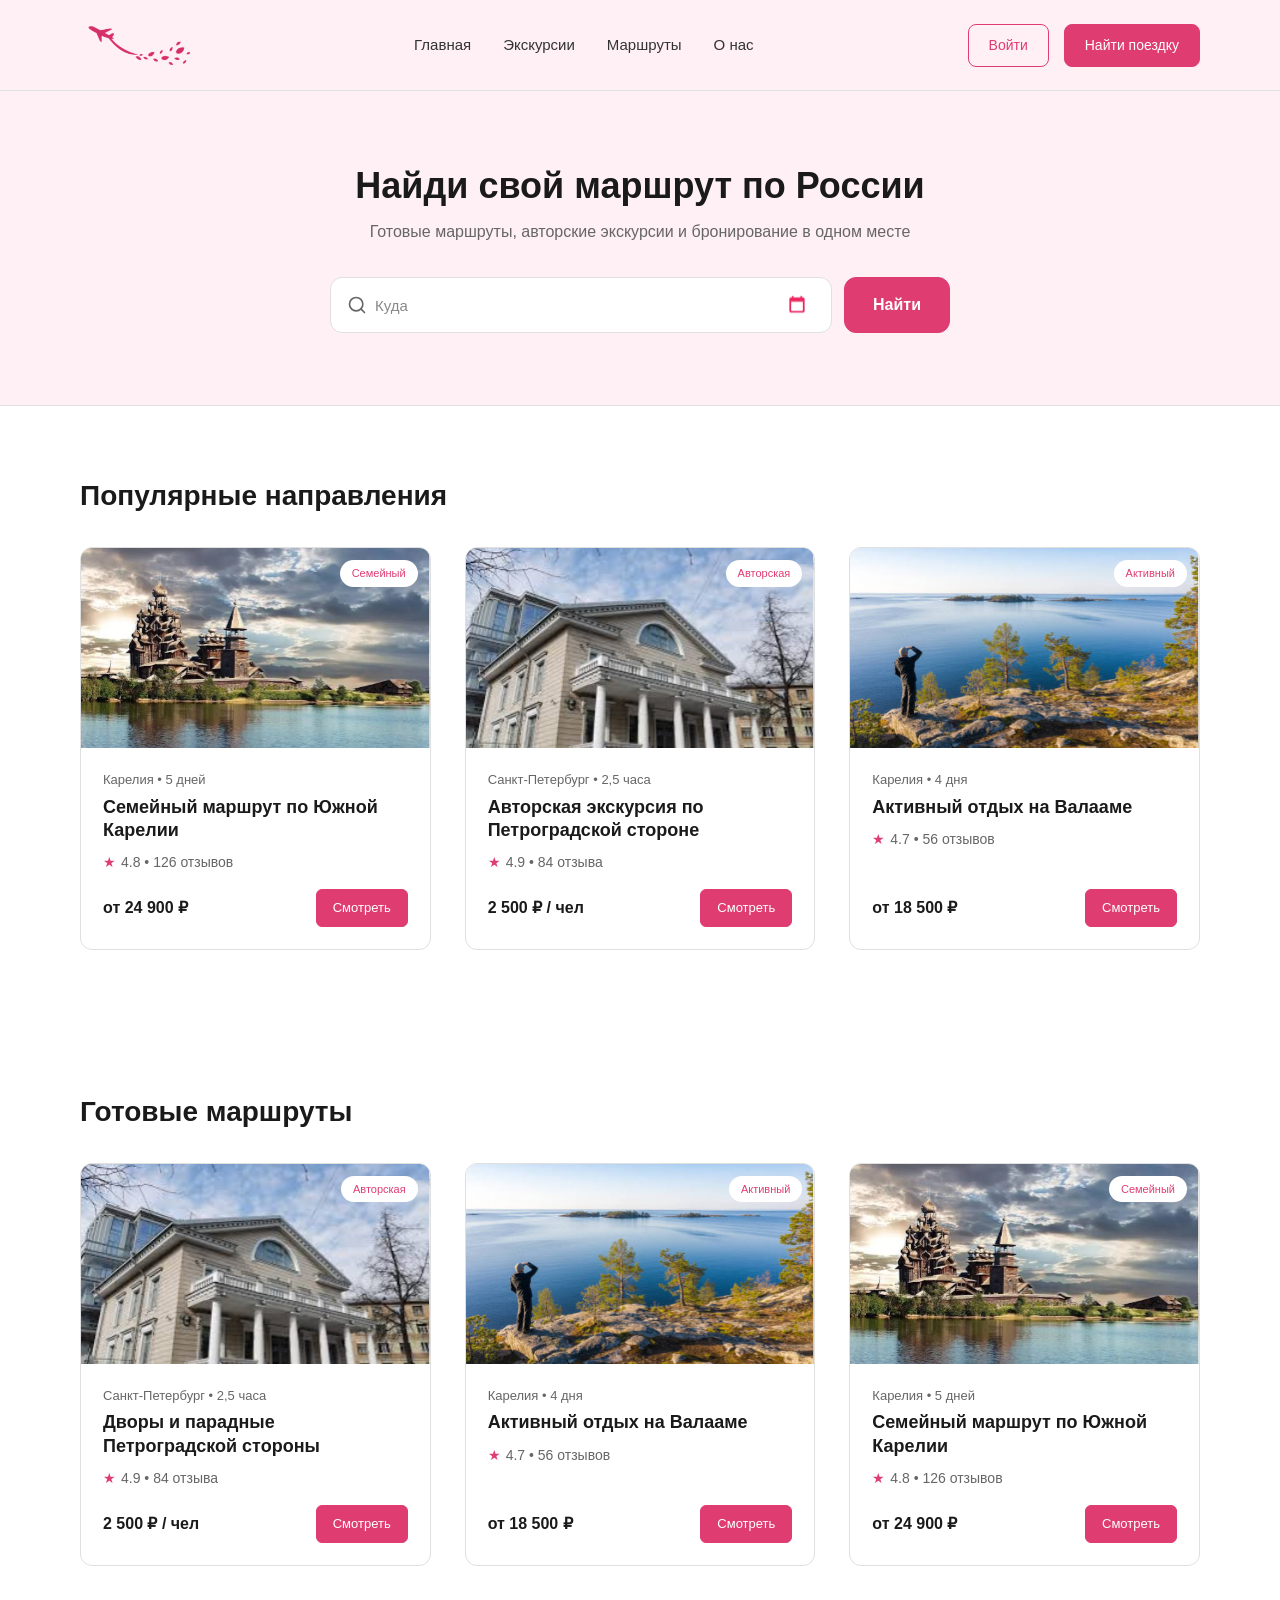
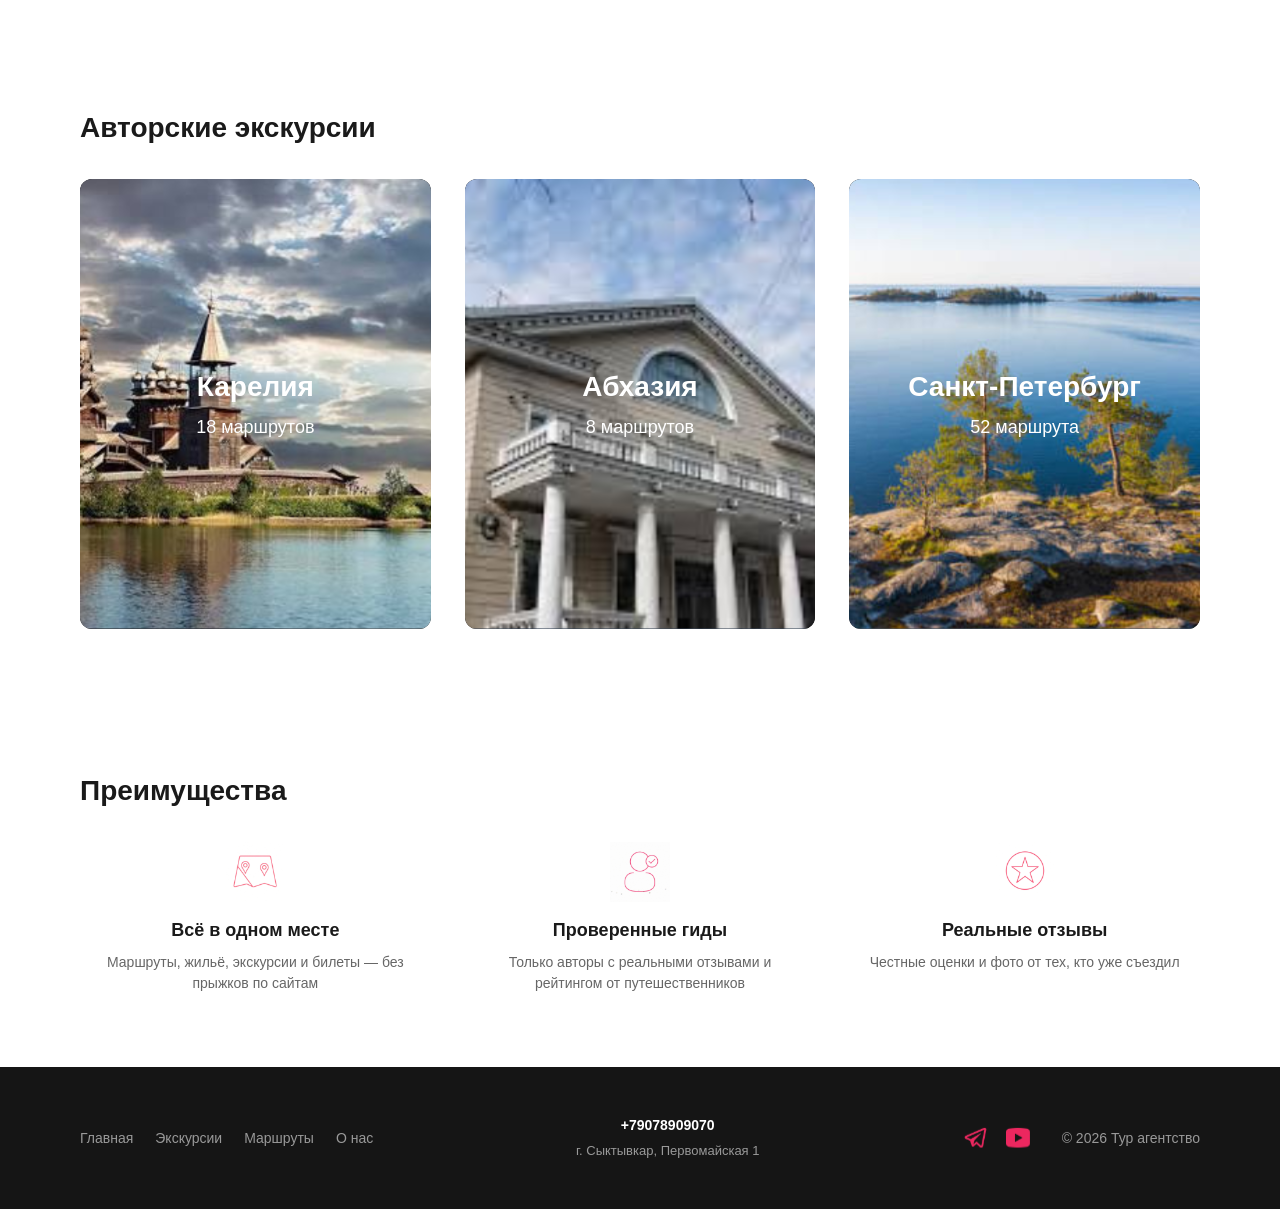
<file: index.html>
<!DOCTYPE html>
<html lang="ru">
<head>
    <meta charset="UTF-8">
    <meta name="viewport" content="width=device-width, initial-scale=1.0">
    <meta name="description" content="Тур агентство — готовые маршруты по России, авторские экскурсии и бронирование онлайн. Карелия, Алтай, Крым, Санкт-Петербург.">
    <meta name="theme-color" content="#df3d72">
    <title>Тур агентство — маршруты и экскурсии по России</title>
    <link rel="preload" as="image" href="./imgs/image 1.svg" fetchpriority="high">
    <link rel="stylesheet" href="./styles/style.css">
</head>
<body>
    <header class="header">
        <div class="container header-inner">
            <a href="index.html" class="logo" aria-label="Тур агентство — на главную">
                <img src="./imgs/Лого 2.svg" alt="Тур агентство" class="logo-img" width="120" height="60">
            </a>
            <nav class="nav" aria-label="Основная навигация">
                <a href="index.html" aria-current="page">Главная</a>
                <a href="not-ready.html">Экскурсии</a>
                <a href="routes.html">Маршруты</a>
                <a href="contacts.html">О нас</a>
            </nav>
            <div class="auth-buttons">
                <a href="login.html" class="btn btn-outline">Войти</a>
                <a href="routes.html" class="btn btn-primary">Найти поездку</a>
            </div>
        </div>
    </header>

    <main>
        <section class="hero">
            <div class="container">
                <h1>Найди свой маршрут по России</h1>
                <p>Готовые маршруты, авторские экскурсии и бронирование в одном месте</p>
                <form class="search-bar" action="routes.html" method="get" role="search">
                    <div class="search-input-wrapper">
                        <svg class="search-icon" width="20" height="20" viewBox="0 0 24 24" fill="none" stroke="currentColor" stroke-width="2" stroke-linecap="round" stroke-linejoin="round" aria-hidden="true"><circle cx="11" cy="11" r="8"></circle><line x1="21" y1="21" x2="16.65" y2="16.65"></line></svg>
                        <input type="text" name="q" placeholder="Куда" aria-label="Куда поедем">
                        <img src="./imgs/Calendar.svg" alt="" class="calendar-icon" width="28" height="28" aria-hidden="true">
                    </div>
                    <button type="submit" class="btn btn-primary btn-large">Найти</button>
                </form>
            </div>
        </section>

        <section class="section container" aria-labelledby="popular-title">
            <h2 class="section-title" id="popular-title">Популярные направления</h2>
            <div class="grid-3">
                <article class="card">
                    <div class="card-img-wrapper">
                        <img src="./imgs/image 1.svg" alt="Семейный маршрут по Южной Карелии" class="card-img" width="400" height="250" fetchpriority="high" decoding="async">
                        <span class="card-tag">Семейный</span>
                    </div>
                    <div class="card-body">
                        <p class="card-meta">Карелия • 5 дней</p>
                        <h3 class="card-title">Семейный маршрут по Южной Карелии</h3>
                        <p class="card-rating"><span aria-hidden="true">★</span> 4.8 • 126 отзывов</p>
                        <div class="card-footer">
                            <span class="card-price">от 24 900 ₽</span>
                            <a href="route-details.html" class="btn btn-primary btn-small">Смотреть</a>
                        </div>
                    </div>
                </article>

                <article class="card">
                    <div class="card-img-wrapper">
                        <img src="./imgs/image 1(1).svg" alt="Авторская экскурсия по Петроградской стороне" class="card-img" width="400" height="250" loading="lazy" decoding="async">
                        <span class="card-tag">Авторская</span>
                    </div>
                    <div class="card-body">
                        <p class="card-meta">Санкт-Петербург • 2,5 часа</p>
                        <h3 class="card-title">Авторская экскурсия по Петроградской стороне</h3>
                        <p class="card-rating"><span aria-hidden="true">★</span> 4.9 • 84 отзыва</p>
                        <div class="card-footer">
                            <span class="card-price">2 500 ₽ / чел</span>
                            <a href="route-details.html" class="btn btn-primary btn-small">Смотреть</a>
                        </div>
                    </div>
                </article>

                <article class="card">
                    <div class="card-img-wrapper">
                        <img src="./imgs/image 1(2).svg" alt="Активный отдых на Валааме" class="card-img" width="400" height="250" loading="lazy" decoding="async">
                        <span class="card-tag">Активный</span>
                    </div>
                    <div class="card-body">
                        <p class="card-meta">Карелия • 4 дня</p>
                        <h3 class="card-title">Активный отдых на Валааме</h3>
                        <p class="card-rating"><span aria-hidden="true">★</span> 4.7 • 56 отзывов</p>
                        <div class="card-footer">
                            <span class="card-price">от 18 500 ₽</span>
                            <a href="route-details.html" class="btn btn-primary btn-small">Смотреть</a>
                        </div>
                    </div>
                </article>
            </div>
        </section>

        <section class="section container" aria-labelledby="ready-title">
            <h2 class="section-title" id="ready-title">Готовые маршруты</h2>
            <div class="grid-3">
                <article class="card">
                    <div class="card-img-wrapper">
                        <img src="./imgs/image 1(1).svg" alt="Дворы и парадные Петроградской стороны" class="card-img" width="400" height="250" loading="lazy" decoding="async">
                        <span class="card-tag">Авторская</span>
                    </div>
                    <div class="card-body">
                        <p class="card-meta">Санкт-Петербург • 2,5 часа</p>
                        <h3 class="card-title">Дворы и парадные Петроградской стороны</h3>
                        <p class="card-rating"><span aria-hidden="true">★</span> 4.9 • 84 отзыва</p>
                        <div class="card-footer">
                            <span class="card-price">2 500 ₽ / чел</span>
                            <a href="route-details.html" class="btn btn-primary btn-small">Смотреть</a>
                        </div>
                    </div>
                </article>

                <article class="card">
                    <div class="card-img-wrapper">
                        <img src="./imgs/image 1(2).svg" alt="Активный отдых на Валааме" class="card-img" width="400" height="250" loading="lazy" decoding="async">
                        <span class="card-tag">Активный</span>
                    </div>
                    <div class="card-body">
                        <p class="card-meta">Карелия • 4 дня</p>
                        <h3 class="card-title">Активный отдых на Валааме</h3>
                        <p class="card-rating"><span aria-hidden="true">★</span> 4.7 • 56 отзывов</p>
                        <div class="card-footer">
                            <span class="card-price">от 18 500 ₽</span>
                            <a href="route-details.html" class="btn btn-primary btn-small">Смотреть</a>
                        </div>
                    </div>
                </article>

                <article class="card">
                    <div class="card-img-wrapper">
                        <img src="./imgs/image 1.svg" alt="Семейный маршрут по Южной Карелии" class="card-img" width="400" height="250" loading="lazy" decoding="async">
                        <span class="card-tag">Семейный</span>
                    </div>
                    <div class="card-body">
                        <p class="card-meta">Карелия • 5 дней</p>
                        <h3 class="card-title">Семейный маршрут по Южной Карелии</h3>
                        <p class="card-rating"><span aria-hidden="true">★</span> 4.8 • 126 отзывов</p>
                        <div class="card-footer">
                            <span class="card-price">от 24 900 ₽</span>
                            <a href="route-details.html" class="btn btn-primary btn-small">Смотреть</a>
                        </div>
                    </div>
                </article>
            </div>
        </section>

        <section class="section container" aria-labelledby="author-title">
            <h2 class="section-title" id="author-title">Авторские экскурсии</h2>
            <div class="grid-3">
                <a href="routes.html" class="overlay-card">
                    <img src="./imgs/image 1.svg" alt="" width="400" height="450" loading="lazy" decoding="async">
                    <div class="overlay-text">
                        <h3>Карелия</h3>
                        <p>18 маршрутов</p>
                    </div>
                </a>
                <a href="routes.html" class="overlay-card">
                    <img src="./imgs/image 1(1).svg" alt="" width="400" height="450" loading="lazy" decoding="async">
                    <div class="overlay-text">
                        <h3>Абхазия</h3>
                        <p>8 маршрутов</p>
                    </div>
                </a>
                <a href="routes.html" class="overlay-card">
                    <img src="./imgs/image 1(2).svg" alt="" width="400" height="450" loading="lazy" decoding="async">
                    <div class="overlay-text">
                        <h3>Санкт-Петербург</h3>
                        <p>52 маршрута</p>
                    </div>
                </a>
            </div>
        </section>

        <section class="section container" aria-labelledby="features-title">
            <h2 class="section-title" id="features-title">Преимущества</h2>
            <div class="features">
                <div class="feature-item">
                    <img src="./imgs/wdB8N 1.svg" alt="" class="feature-icon" width="60" height="60" loading="lazy" decoding="async" aria-hidden="true">
                    <h3>Всё в одном месте</h3>
                    <p class="feature-text">Маршруты, жильё, экскурсии и билеты — без прыжков по сайтам</p>
                </div>
                <div class="feature-item">
                    <img src="./imgs/WhKAP 1.svg" alt="" class="feature-icon" width="60" height="60" loading="lazy" decoding="async" aria-hidden="true">
                    <h3>Проверенные гиды</h3>
                    <p class="feature-text">Только авторы с реальными отзывами и рейтингом от путешественников</p>
                </div>
                <div class="feature-item">
                    <img src="./imgs/KbwGD 1.svg" alt="" class="feature-icon" width="60" height="60" loading="lazy" decoding="async" aria-hidden="true">
                    <h3>Реальные отзывы</h3>
                    <p class="feature-text">Честные оценки и фото от тех, кто уже съездил</p>
                </div>
            </div>
        </section>
    </main>

    <footer class="footer">
        <div class="container">
            <div class="footer-inner">
                <nav class="footer-nav" aria-label="Навигация в подвале">
                    <a href="index.html">Главная</a>
                    <a href="not-ready.html">Экскурсии</a>
                    <a href="routes.html">Маршруты</a>
                    <a href="contacts.html">О нас</a>
                </nav>
                <div class="footer-info">
                    <strong>+79078909070</strong>
                    <span>г. Сыктывкар, Первомайская 1</span>
                </div>
                <div class="footer-contacts">
                    <div class="footer-social">
                        <a href="https://t.me" target="_blank" rel="noopener noreferrer" aria-label="Telegram">
                            <img src="./imgs/Telegram App.svg" alt="Telegram" width="32" height="32" loading="lazy" decoding="async">
                        </a>
                        <a href="https://youtube.com" target="_blank" rel="noopener noreferrer" aria-label="YouTube">
                            <img src="./imgs/YouTube.svg" alt="YouTube" width="32" height="32" loading="lazy" decoding="async">
                        </a>
                    </div>
                    <p class="footer-copyright">© 2026 Тур агентство</p>
                </div>
            </div>
        </div>
    </footer>
</body>
</html>
</file>
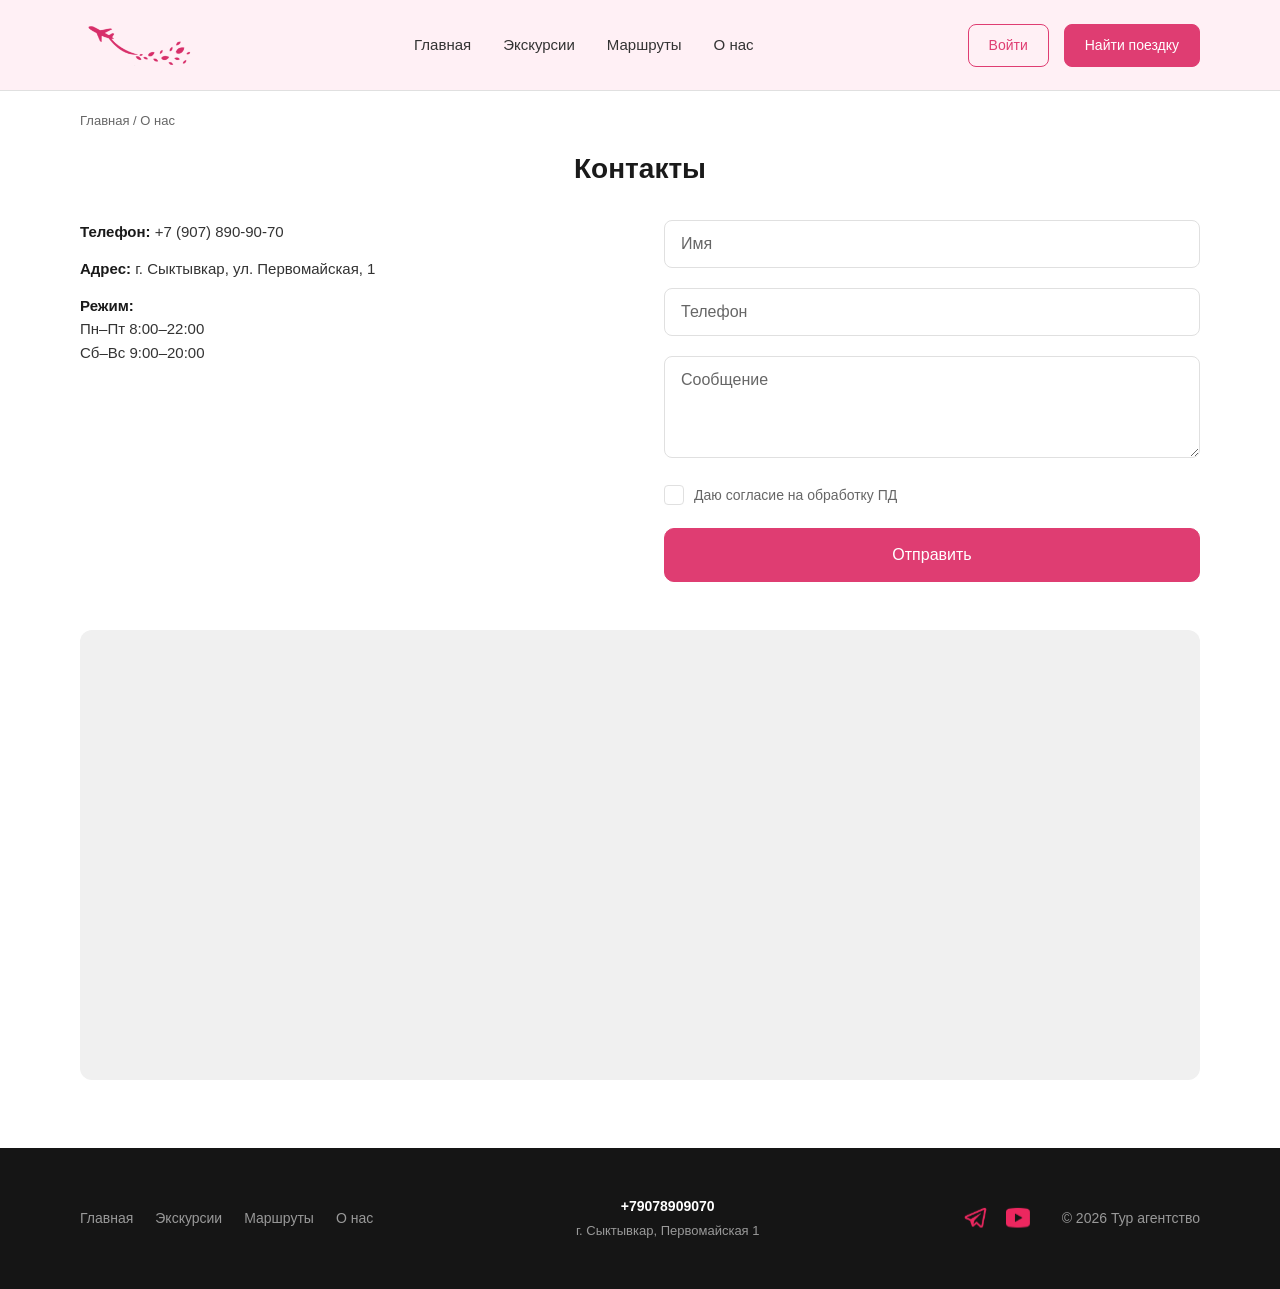
<file: contacts.html>
<!DOCTYPE html>
<html lang="ru">
<head>
    <meta charset="UTF-8">
    <meta name="viewport" content="width=device-width, initial-scale=1.0">
    <meta name="description" content="Контакты тур агентства: телефон, адрес, форма обратной связи и карта. Сыктывкар, ул. Первомайская, 1.">
    <meta name="theme-color" content="#df3d72">
    <title>Контакты — Тур агентство</title>
    <link rel="preconnect" href="https://www.google.com">
    <link rel="stylesheet" href="./styles/style.css">
</head>
<body>
    <header class="header">
        <div class="container header-inner">
            <a href="index.html" class="logo" aria-label="Тур агентство — на главную">
                <img src="./imgs/Лого 2.svg" alt="Тур агентство" class="logo-img" width="120" height="60">
            </a>
            <nav class="nav" aria-label="Основная навигация">
                <a href="index.html">Главная</a>
                <a href="not-ready.html">Экскурсии</a>
                <a href="routes.html">Маршруты</a>
                <a href="contacts.html" aria-current="page">О нас</a>
            </nav>
            <div class="auth-buttons">
                <a href="login.html" class="btn btn-outline">Войти</a>
                <a href="routes.html" class="btn btn-primary">Найти поездку</a>
            </div>
        </div>
    </header>

    <main class="container">
        <nav class="breadcrumbs" aria-label="Хлебные крошки">
            <a href="index.html">Главная</a> / О нас
        </nav>

        <h1 class="section-title section-title--center">Контакты</h1>

        <div class="contacts-grid">
            <div class="contact-info">
                <p><strong>Телефон:</strong> +7 (907) 890-90-70</p>
                <p><strong>Адрес:</strong> г. Сыктывкар, ул. Первомайская, 1</p>
                <p><strong>Режим:</strong><br>Пн–Пт 8:00–22:00<br>Сб–Вс 9:00–20:00</p>
            </div>
            <div>
                <form action="index.html" method="GET">
                    <div class="form-group">
                        <input type="text" name="name" class="form-control" placeholder="Имя" aria-label="Имя" autocomplete="name" required>
                    </div>
                    <div class="form-group">
                        <input type="tel" name="phone" class="form-control" placeholder="Телефон" aria-label="Телефон" autocomplete="tel" required>
                    </div>
                    <div class="form-group">
                        <textarea name="message" class="form-control" rows="4" placeholder="Сообщение" aria-label="Сообщение" required></textarea>
                    </div>
                    <div class="checkbox-group">
                        <input type="checkbox" id="agree" name="agree" required>
                        <label for="agree">Даю согласие на обработку ПД</label>
                    </div>
                    <button type="submit" class="btn btn-primary btn-large btn-block">Отправить</button>
                </form>
            </div>
        </div>

        <div class="map-placeholder">
            <iframe
                src="https://www.google.com/maps/embed?pb=!1m18!1m12!1m3!1d1893.1721280034644!2d50.82078317748097!3d61.67314552125576!2m3!1f0!2f0!3f0!3m2!1i1024!2i768!4f13.1!3m3!1m2!1s0x43f62b2d7759fdbf%3A0x91112cd67ca32d8e!2sGpou%20%22Stek%22!5e0!3m2!1sen!2sru!4v1791359950030!5m2!1sen!2sru"
                title="Карта расположения офиса"
                width="600" height="450"
                allowfullscreen loading="lazy"
                referrerpolicy="strict-origin-when-cross-origin"></iframe>
        </div>
    </main>

    <footer class="footer">
        <div class="container">
            <div class="footer-inner">
                <nav class="footer-nav" aria-label="Навигация в подвале">
                    <a href="index.html">Главная</a>
                    <a href="not-ready.html">Экскурсии</a>
                    <a href="routes.html">Маршруты</a>
                    <a href="contacts.html">О нас</a>
                </nav>
                <div class="footer-info">
                    <strong>+79078909070</strong>
                    <span>г. Сыктывкар, Первомайская 1</span>
                </div>
                <div class="footer-contacts">
                    <div class="footer-social">
                        <a href="https://t.me" target="_blank" rel="noopener noreferrer" aria-label="Telegram">
                            <img src="./imgs/Telegram App.svg" alt="Telegram" width="32" height="32" loading="lazy" decoding="async">
                        </a>
                        <a href="https://youtube.com" target="_blank" rel="noopener noreferrer" aria-label="YouTube">
                            <img src="./imgs/YouTube.svg" alt="YouTube" width="32" height="32" loading="lazy" decoding="async">
                        </a>
                    </div>
                    <p class="footer-copyright">© 2026 Тур агентство</p>
                </div>
            </div>
        </div>
    </footer>
</body>
</html>
</file>
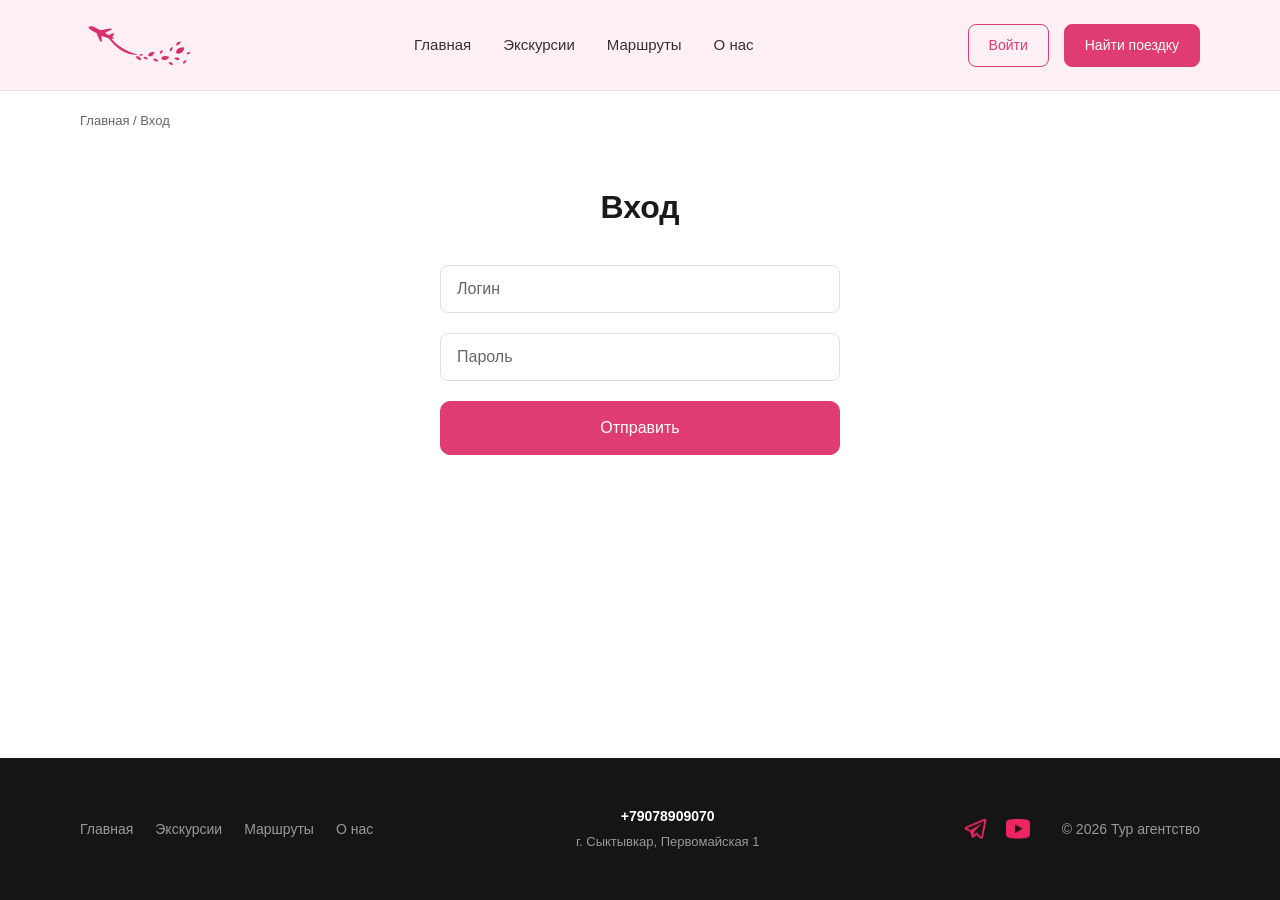
<file: login.html>
<!DOCTYPE html>
<html lang="ru">
<head>
    <meta charset="UTF-8">
    <meta name="viewport" content="width=device-width, initial-scale=1.0">
    <meta name="description" content="Вход в личный кабинет тур агентства. Авторизуйтесь, чтобы бронировать маршруты и управлять поездками.">
    <meta name="theme-color" content="#df3d72">
    <title>Вход — Тур агентство</title>
    <link rel="stylesheet" href="./styles/style.css">
</head>
<body>
    <header class="header">
        <div class="container header-inner">
            <a href="index.html" class="logo" aria-label="Тур агентство — на главную">
                <img src="./imgs/Лого 2.svg" alt="Тур агентство" class="logo-img" width="120" height="60">
            </a>
            <nav class="nav" aria-label="Основная навигация">
                <a href="index.html">Главная</a>
                <a href="not-ready.html">Экскурсии</a>
                <a href="routes.html">Маршруты</a>
                <a href="contacts.html">О нас</a>
            </nav>
            <div class="auth-buttons">
                <a href="login.html" class="btn btn-outline">Войти</a>
                <a href="routes.html" class="btn btn-primary">Найти поездку</a>
            </div>
        </div>
    </header>

    <main class="container">
        <nav class="breadcrumbs" aria-label="Хлебные крошки">
            <a href="index.html">Главная</a> / Вход
        </nav>

        <div class="form-container">
            <h1 class="form-title">Вход</h1>
            <form action="index.html" method="GET">
                <div class="form-group">
                    <input type="text" class="form-control" placeholder="Логин" aria-label="Логин" autocomplete="username" required>
                </div>
                <div class="form-group">
                    <input type="password" class="form-control" placeholder="Пароль" aria-label="Пароль" autocomplete="current-password" required>
                </div>
                <button type="submit" class="btn btn-primary btn-large btn-block">Отправить</button>
            </form>
        </div>
    </main>

    <footer class="footer">
        <div class="container">
            <div class="footer-inner">
                <nav class="footer-nav" aria-label="Навигация в подвале">
                    <a href="index.html">Главная</a>
                    <a href="not-ready.html">Экскурсии</a>
                    <a href="routes.html">Маршруты</a>
                    <a href="contacts.html">О нас</a>
                </nav>
                <div class="footer-info">
                    <strong>+79078909070</strong>
                    <span>г. Сыктывкар, Первомайская 1</span>
                </div>
                <div class="footer-contacts">
                    <div class="footer-social">
                        <a href="https://t.me" target="_blank" rel="noopener noreferrer" aria-label="Telegram">
                            <img src="./imgs/Telegram App.svg" alt="Telegram" width="32" height="32" loading="lazy" decoding="async">
                        </a>
                        <a href="https://youtube.com" target="_blank" rel="noopener noreferrer" aria-label="YouTube">
                            <img src="./imgs/YouTube.svg" alt="YouTube" width="32" height="32" loading="lazy" decoding="async">
                        </a>
                    </div>
                    <p class="footer-copyright">© 2026 Тур агентство</p>
                </div>
            </div>
        </div>
    </footer>
</body>
</html>
</file>
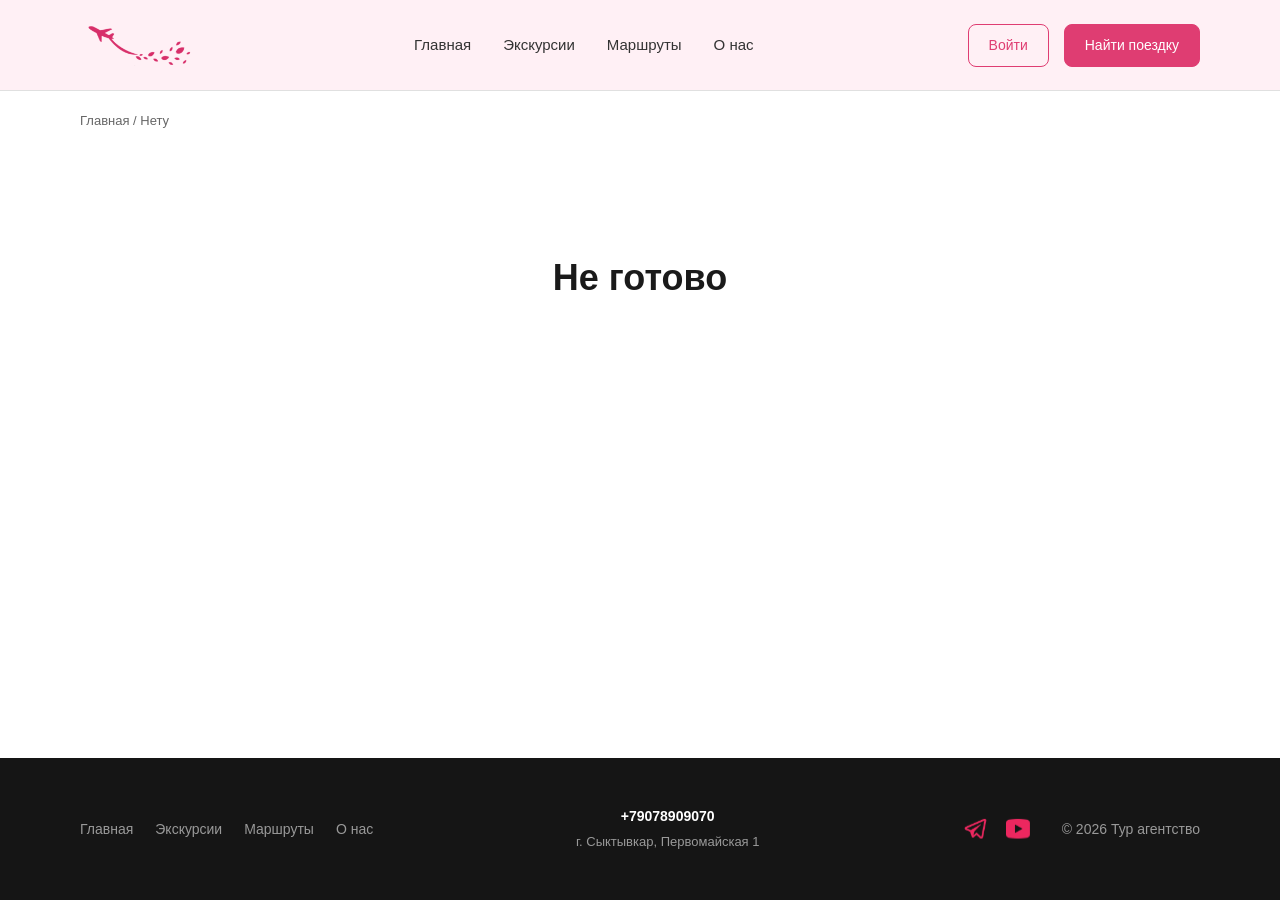
<file: not-ready.html>
<!DOCTYPE html>
<html lang="ru">
<head>
    <meta charset="UTF-8">
    <meta name="viewport" content="width=device-width, initial-scale=1.0">
    <meta name="description" content="Раздел находится в разработке.">
    <meta name="theme-color" content="#df3d72">
    <title>Не готово — Тур агентство</title>
    <link rel="stylesheet" href="./styles/style.css">
</head>
<body>
    <header class="header">
        <div class="container header-inner">
            <a href="index.html" class="logo" aria-label="Тур агентство — на главную">
                <img src="./imgs/Лого 2.svg" alt="Тур агентство" class="logo-img" width="120" height="60">
            </a>
            <nav class="nav" aria-label="Основная навигация">
                <a href="index.html">Главная</a>
                <a href="not-ready.html" aria-current="page">Экскурсии</a>
                <a href="routes.html">Маршруты</a>
                <a href="contacts.html">О нас</a>
            </nav>
            <div class="auth-buttons">
                <a href="login.html" class="btn btn-outline">Войти</a>
                <a href="routes.html" class="btn btn-primary">Найти поездку</a>
            </div>
        </div>
    </header>

    <main class="container">
        <nav class="breadcrumbs" aria-label="Хлебные крошки">
            <a href="index.html">Главная</a> / Нету
        </nav>
        <div class="not-ready">
            <h1>Не готово</h1>
        </div>
    </main>

    <footer class="footer">
        <div class="container">
            <div class="footer-inner">
                <nav class="footer-nav" aria-label="Навигация в подвале">
                    <a href="index.html">Главная</a>
                    <a href="not-ready.html">Экскурсии</a>
                    <a href="routes.html">Маршруты</a>
                    <a href="contacts.html">О нас</a>
                </nav>
                <div class="footer-info">
                    <strong>+79078909070</strong>
                    <span>г. Сыктывкар, Первомайская 1</span>
                </div>
                <div class="footer-contacts">
                    <div class="footer-social">
                        <a href="https://t.me" target="_blank" rel="noopener noreferrer" aria-label="Telegram">
                            <img src="./imgs/Telegram App.svg" alt="Telegram" width="32" height="32" loading="lazy" decoding="async">
                        </a>
                        <a href="https://youtube.com" target="_blank" rel="noopener noreferrer" aria-label="YouTube">
                            <img src="./imgs/YouTube.svg" alt="YouTube" width="32" height="32" loading="lazy" decoding="async">
                        </a>
                    </div>
                    <p class="footer-copyright">© 2026 Тур агентство</p>
                </div>
            </div>
        </div>
    </footer>
</body>
</html>
</file>
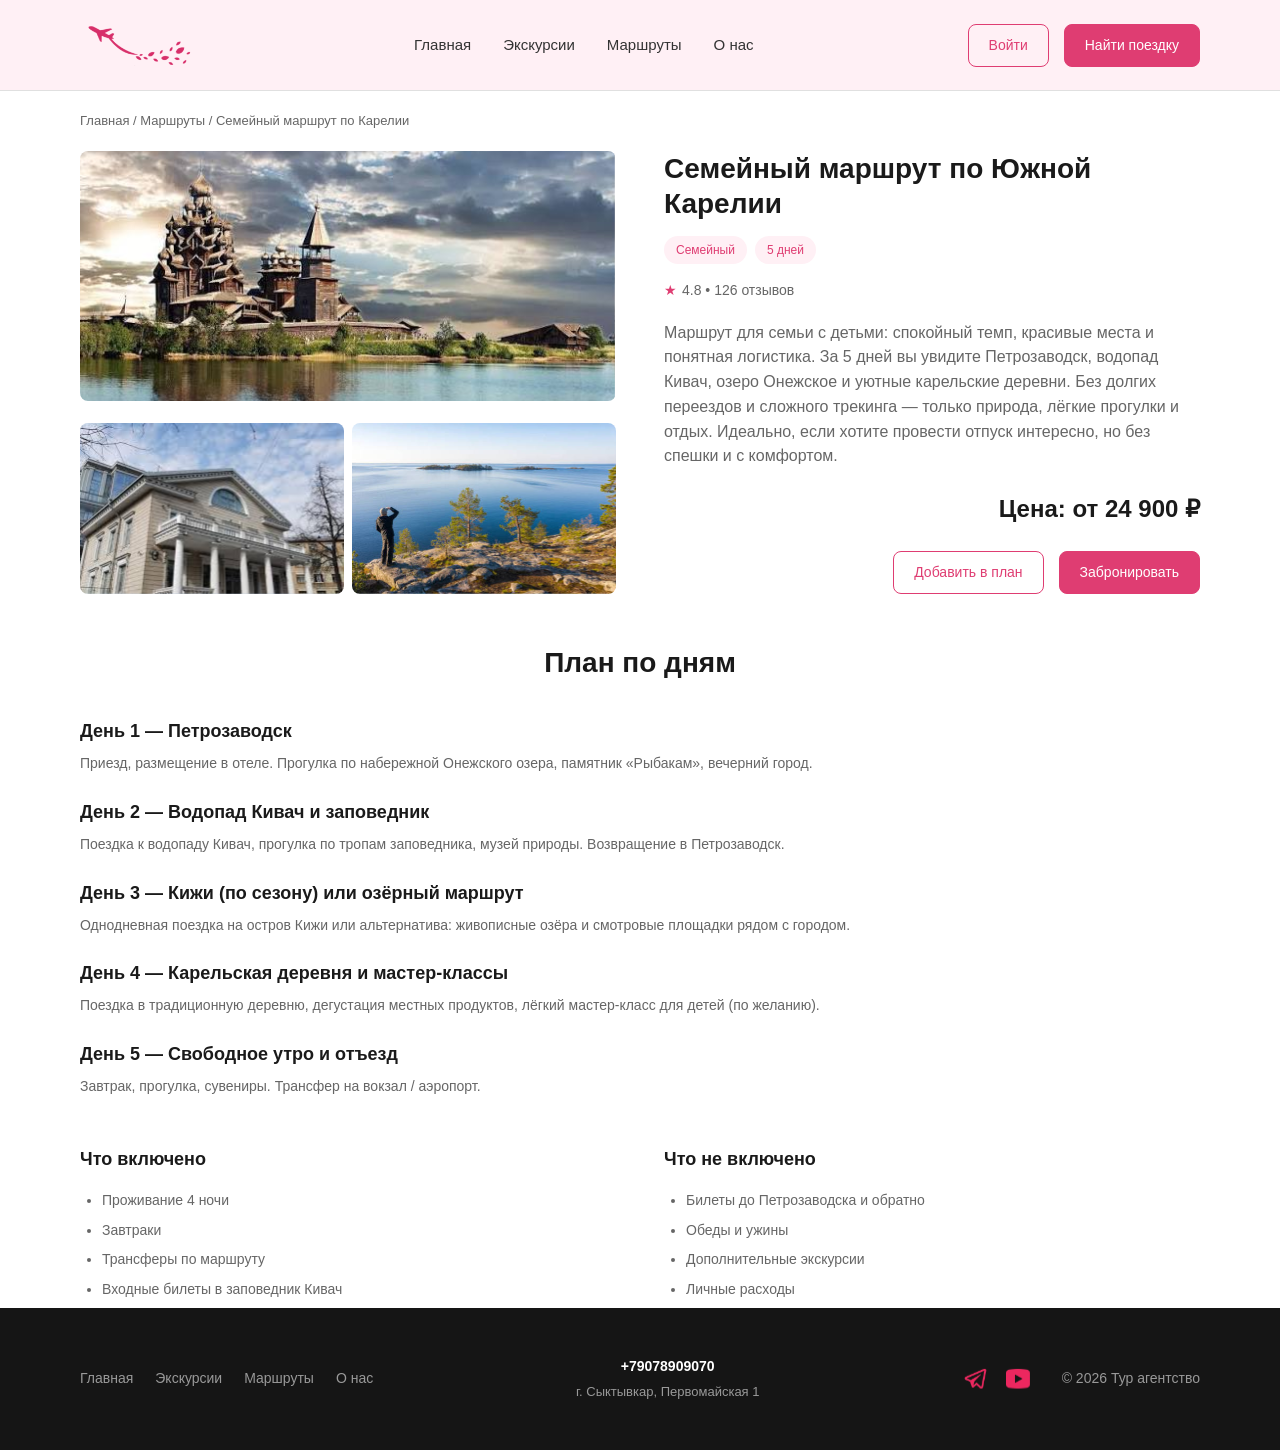
<file: route-details.html>
<!DOCTYPE html>
<html lang="ru">
<head>
    <meta charset="UTF-8">
    <meta name="viewport" content="width=device-width, initial-scale=1.0">
    <meta name="description" content="Семейный маршрут по Южной Карелии: 5 дней, Петрозаводск, водопад Кивач, Онежское озеро. Цена от 24 900 ₽.">
    <meta name="theme-color" content="#df3d72">
    <title>Семейный маршрут по Южной Карелии — Тур агентство</title>
    <link rel="preload" as="image" href="./imgs/image 1.svg" fetchpriority="high">
    <link rel="stylesheet" href="./styles/style.css">
</head>
<body>
    <header class="header">
        <div class="container header-inner">
            <a href="index.html" class="logo" aria-label="Тур агентство — на главную">
                <img src="./imgs/Лого 2.svg" alt="Тур агентство" class="logo-img" width="120" height="60">
            </a>
            <nav class="nav" aria-label="Основная навигация">
                <a href="index.html">Главная</a>
                <a href="not-ready.html">Экскурсии</a>
                <a href="routes.html">Маршруты</a>
                <a href="contacts.html">О нас</a>
            </nav>
            <div class="auth-buttons">
                <a href="login.html" class="btn btn-outline">Войти</a>
                <a href="routes.html" class="btn btn-primary">Найти поездку</a>
            </div>
        </div>
    </header>

    <main class="container">
        <nav class="breadcrumbs" aria-label="Хлебные крошки">
            <a href="index.html">Главная</a> / <a href="routes.html">Маршруты</a> / Семейный маршрут по Карелии
        </nav>

        <div class="route-details">
            <div class="route-gallery">
                <img src="./imgs/image 1.svg" alt="Панорама Южной Карелии" width="600" height="340" fetchpriority="high" decoding="async">
                <img src="./imgs/image 1(1).svg" alt="Онежское озеро" width="300" height="200" loading="lazy" decoding="async">
                <img src="./imgs/image 1(2).svg" alt="Карельский лес" width="300" height="200" loading="lazy" decoding="async">
            </div>
            <div class="route-info">
                <h1>Семейный маршрут по Южной Карелии</h1>
                <div class="tags">
                    <span class="tag">Семейный</span>
                    <span class="tag">5 дней</span>
                </div>
                <p class="card-rating card-rating--lg"><span aria-hidden="true">★</span> 4.8 • 126 отзывов</p>
                <p class="route-desc">
                    Маршрут для семьи с детьми: спокойный темп, красивые места и понятная логистика. За 5 дней вы увидите Петрозаводск, водопад Кивач, озеро Онежское и уютные карельские деревни. Без долгих переездов и сложного трекинга — только природа, лёгкие прогулки и отдых. Идеально, если хотите провести отпуск интересно, но без спешки и с комфортом.
                </p>
                <span class="route-price">Цена: от 24 900 ₽</span>
                <div class="route-actions">
                    <a href="login.html" class="btn btn-outline">Добавить в план</a>
                    <a href="login.html" class="btn btn-primary">Забронировать</a>
                </div>
            </div>
        </div>

        <section class="itinerary" aria-labelledby="itinerary-title">
            <h2 id="itinerary-title">План по дням</h2>
            <div class="itinerary-item">
                <h3>День 1 — Петрозаводск</h3>
                <p>Приезд, размещение в отеле. Прогулка по набережной Онежского озера, памятник «Рыбакам», вечерний город.</p>
            </div>
            <div class="itinerary-item">
                <h3>День 2 — Водопад Кивач и заповедник</h3>
                <p>Поездка к водопаду Кивач, прогулка по тропам заповедника, музей природы. Возвращение в Петрозаводск.</p>
            </div>
            <div class="itinerary-item">
                <h3>День 3 — Кижи (по сезону) или озёрный маршрут</h3>
                <p>Однодневная поездка на остров Кижи или альтернатива: живописные озёра и смотровые площадки рядом с городом.</p>
            </div>
            <div class="itinerary-item">
                <h3>День 4 — Карельская деревня и мастер-классы</h3>
                <p>Поездка в традиционную деревню, дегустация местных продуктов, лёгкий мастер-класс для детей (по желанию).</p>
            </div>
            <div class="itinerary-item">
                <h3>День 5 — Свободное утро и отъезд</h3>
                <p>Завтрак, прогулка, сувениры. Трансфер на вокзал / аэропорт.</p>
            </div>
        </section>

        <div class="includes-excludes">
            <div>
                <h2>Что включено</h2>
                <ul>
                    <li>Проживание 4 ночи</li>
                    <li>Завтраки</li>
                    <li>Трансферы по маршруту</li>
                    <li>Входные билеты в заповедник Кивач</li>
                </ul>
            </div>
            <div>
                <h2>Что не включено</h2>
                <ul>
                    <li>Билеты до Петрозаводска и обратно</li>
                    <li>Обеды и ужины</li>
                    <li>Дополнительные экскурсии</li>
                    <li>Личные расходы</li>
                </ul>
            </div>
        </div>
    </main>

    <footer class="footer">
        <div class="container">
            <div class="footer-inner">
                <nav class="footer-nav" aria-label="Навигация в подвале">
                    <a href="index.html">Главная</a>
                    <a href="not-ready.html">Экскурсии</a>
                    <a href="routes.html">Маршруты</a>
                    <a href="contacts.html">О нас</a>
                </nav>
                <div class="footer-info">
                    <strong>+79078909070</strong>
                    <span>г. Сыктывкар, Первомайская 1</span>
                </div>
                <div class="footer-contacts">
                    <div class="footer-social">
                        <a href="https://t.me" target="_blank" rel="noopener noreferrer" aria-label="Telegram">
                            <img src="./imgs/Telegram App.svg" alt="Telegram" width="32" height="32" loading="lazy" decoding="async">
                        </a>
                        <a href="https://youtube.com" target="_blank" rel="noopener noreferrer" aria-label="YouTube">
                            <img src="./imgs/YouTube.svg" alt="YouTube" width="32" height="32" loading="lazy" decoding="async">
                        </a>
                    </div>
                    <p class="footer-copyright">© 2026 Тур агентство</p>
                </div>
            </div>
        </div>
    </footer>
</body>
</html>
</file>
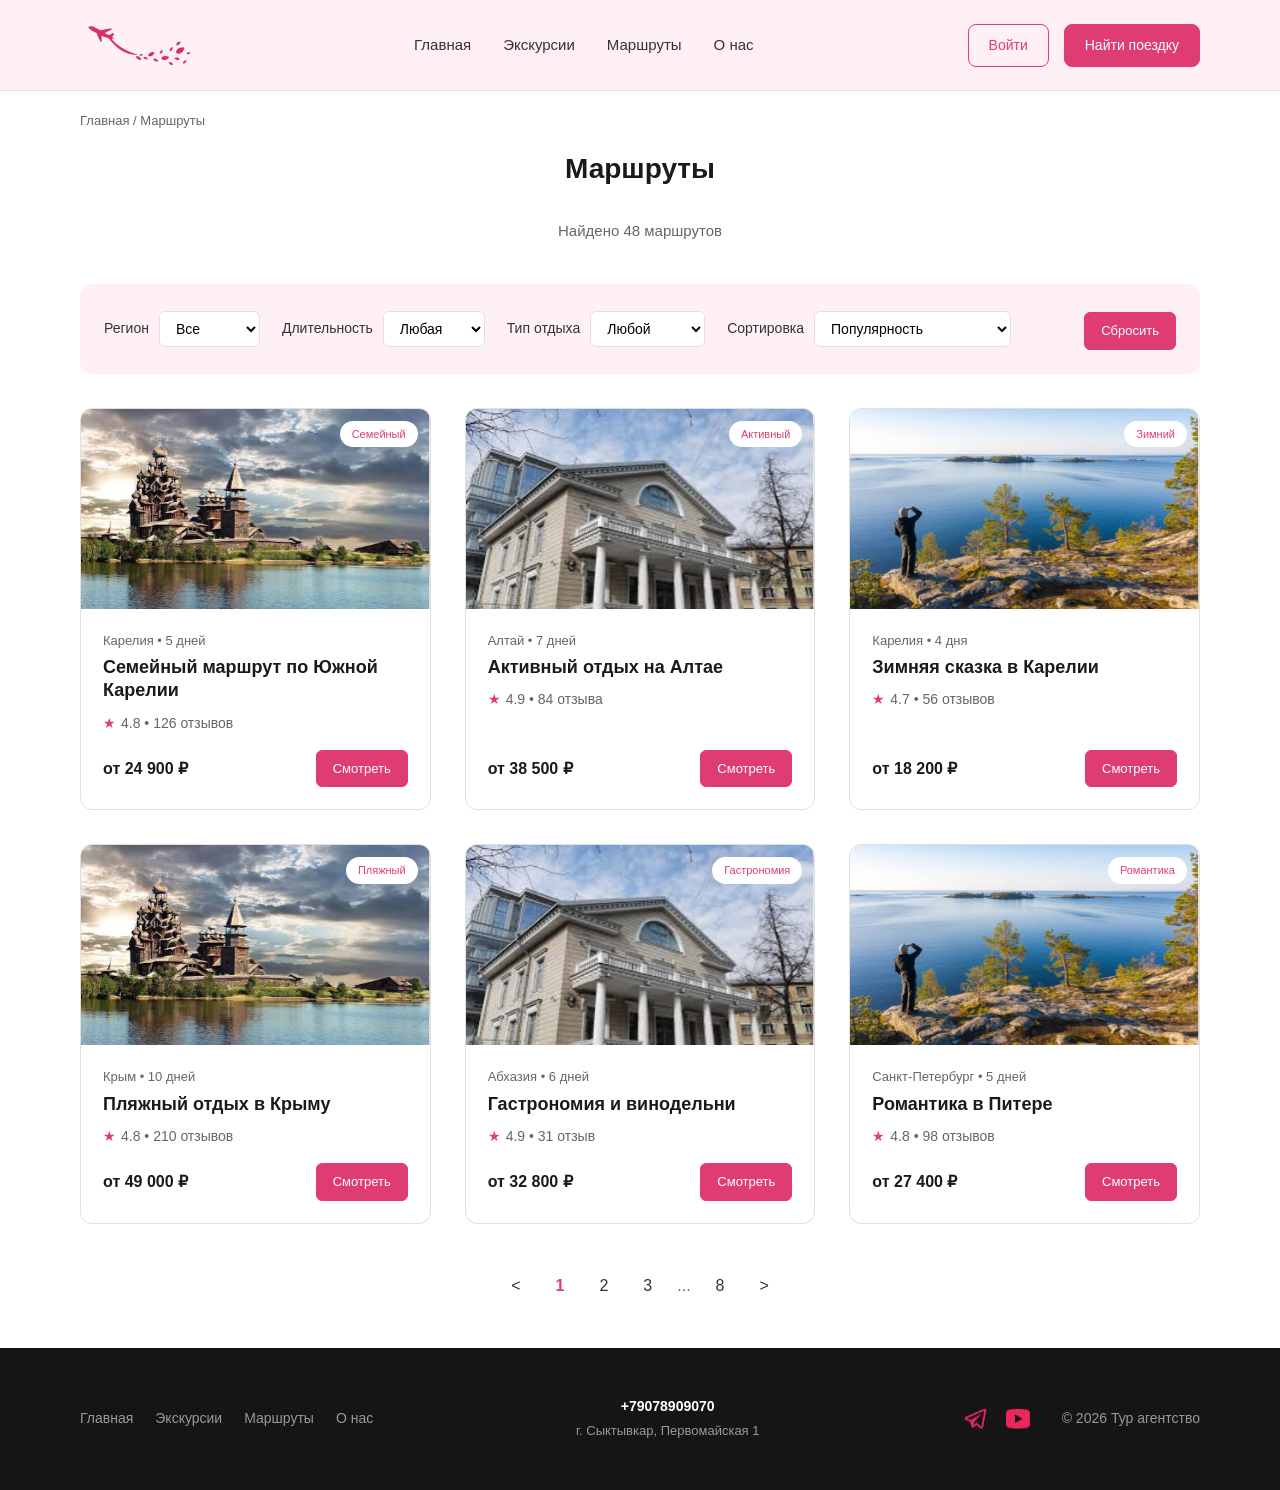
<file: routes.html>
<!DOCTYPE html>
<html lang="ru">
<head>
    <meta charset="UTF-8">
    <meta name="viewport" content="width=device-width, initial-scale=1.0">
    <meta name="description" content="Каталог маршрутов по России: Карелия, Алтай, Крым, Абхазия, Санкт-Петербург. Фильтры по региону, длительности и типу отдыха.">
    <meta name="theme-color" content="#df3d72">
    <title>Маршруты — Тур агентство</title>
    <link rel="preload" as="image" href="./imgs/image 1.svg" fetchpriority="high">
    <link rel="stylesheet" href="./styles/style.css">
</head>
<body>
    <header class="header">
        <div class="container header-inner">
            <a href="index.html" class="logo" aria-label="Тур агентство — на главную">
                <img src="./imgs/Лого 2.svg" alt="Тур агентство" class="logo-img" width="120" height="60">
            </a>
            <nav class="nav" aria-label="Основная навигация">
                <a href="index.html">Главная</a>
                <a href="not-ready.html">Экскурсии</a>
                <a href="routes.html" aria-current="page">Маршруты</a>
                <a href="contacts.html">О нас</a>
            </nav>
            <div class="auth-buttons">
                <a href="login.html" class="btn btn-outline">Войти</a>
                <a href="routes.html" class="btn btn-primary">Найти поездку</a>
            </div>
        </div>
    </header>

    <main class="container">
        <nav class="breadcrumbs" aria-label="Хлебные крошки">
            <a href="index.html">Главная</a> / Маршруты
        </nav>

        <h1 class="section-title section-title--center">Маршруты</h1>
        <p class="routes-count">Найдено 48 маршрутов</p>

        <form class="filters" role="search" aria-label="Фильтры маршрутов">
            <div class="filter-item">
                <label for="filter-region">Регион</label>
                <select id="filter-region" name="region">
                    <option>Все</option>
                    <option>Карелия</option>
                    <option>Алтай</option>
                </select>
            </div>
            <div class="filter-item">
                <label for="filter-duration">Длительность</label>
                <select id="filter-duration" name="duration">
                    <option>Любая</option>
                    <option>1-3 дня</option>
                    <option>4-7 дней</option>
                </select>
            </div>
            <div class="filter-item">
                <label for="filter-type">Тип отдыха</label>
                <select id="filter-type" name="type">
                    <option>Любой</option>
                    <option>Активный</option>
                    <option>Семейный</option>
                </select>
            </div>
            <div class="filter-item">
                <label for="filter-sort">Сортировка</label>
                <select id="filter-sort" name="sort">
                    <option>Популярность</option>
                    <option>Цена (по возрастанию)</option>
                </select>
            </div>
            <button type="reset" class="btn btn-primary btn-small">Сбросить</button>
        </form>

        <div class="grid-3">
            <article class="card">
                <div class="card-img-wrapper">
                    <img src="./imgs/image 1.svg" alt="Семейный маршрут по Южной Карелии" class="card-img" width="400" height="250" fetchpriority="high" decoding="async">
                    <span class="card-tag">Семейный</span>
                </div>
                <div class="card-body">
                    <p class="card-meta">Карелия • 5 дней</p>
                    <h3 class="card-title">Семейный маршрут по Южной Карелии</h3>
                    <p class="card-rating"><span aria-hidden="true">★</span> 4.8 • 126 отзывов</p>
                    <div class="card-footer">
                        <span class="card-price">от 24 900 ₽</span>
                        <a href="route-details.html" class="btn btn-primary btn-small">Смотреть</a>
                    </div>
                </div>
            </article>

            <article class="card">
                <div class="card-img-wrapper">
                    <img src="./imgs/image 1(1).svg" alt="Активный отдых на Алтае" class="card-img" width="400" height="250" loading="lazy" decoding="async">
                    <span class="card-tag">Активный</span>
                </div>
                <div class="card-body">
                    <p class="card-meta">Алтай • 7 дней</p>
                    <h3 class="card-title">Активный отдых на Алтае</h3>
                    <p class="card-rating"><span aria-hidden="true">★</span> 4.9 • 84 отзыва</p>
                    <div class="card-footer">
                        <span class="card-price">от 38 500 ₽</span>
                        <a href="route-details.html" class="btn btn-primary btn-small">Смотреть</a>
                    </div>
                </div>
            </article>

            <article class="card">
                <div class="card-img-wrapper">
                    <img src="./imgs/image 1(2).svg" alt="Зимняя сказка в Карелии" class="card-img" width="400" height="250" loading="lazy" decoding="async">
                    <span class="card-tag">Зимний</span>
                </div>
                <div class="card-body">
                    <p class="card-meta">Карелия • 4 дня</p>
                    <h3 class="card-title">Зимняя сказка в Карелии</h3>
                    <p class="card-rating"><span aria-hidden="true">★</span> 4.7 • 56 отзывов</p>
                    <div class="card-footer">
                        <span class="card-price">от 18 200 ₽</span>
                        <a href="route-details.html" class="btn btn-primary btn-small">Смотреть</a>
                    </div>
                </div>
            </article>

            <article class="card">
                <div class="card-img-wrapper">
                    <img src="./imgs/image 1.svg" alt="Пляжный отдых в Крыму" class="card-img" width="400" height="250" loading="lazy" decoding="async">
                    <span class="card-tag">Пляжный</span>
                </div>
                <div class="card-body">
                    <p class="card-meta">Крым • 10 дней</p>
                    <h3 class="card-title">Пляжный отдых в Крыму</h3>
                    <p class="card-rating"><span aria-hidden="true">★</span> 4.8 • 210 отзывов</p>
                    <div class="card-footer">
                        <span class="card-price">от 49 000 ₽</span>
                        <a href="route-details.html" class="btn btn-primary btn-small">Смотреть</a>
                    </div>
                </div>
            </article>

            <article class="card">
                <div class="card-img-wrapper">
                    <img src="./imgs/image 1(1).svg" alt="Гастрономия и винодельни Абхазии" class="card-img" width="400" height="250" loading="lazy" decoding="async">
                    <span class="card-tag">Гастрономия</span>
                </div>
                <div class="card-body">
                    <p class="card-meta">Абхазия • 6 дней</p>
                    <h3 class="card-title">Гастрономия и винодельни</h3>
                    <p class="card-rating"><span aria-hidden="true">★</span> 4.9 • 31 отзыв</p>
                    <div class="card-footer">
                        <span class="card-price">от 32 800 ₽</span>
                        <a href="route-details.html" class="btn btn-primary btn-small">Смотреть</a>
                    </div>
                </div>
            </article>

            <article class="card">
                <div class="card-img-wrapper">
                    <img src="./imgs/image 1(2).svg" alt="Романтика в Питере" class="card-img" width="400" height="250" loading="lazy" decoding="async">
                    <span class="card-tag">Романтика</span>
                </div>
                <div class="card-body">
                    <p class="card-meta">Санкт-Петербург • 5 дней</p>
                    <h3 class="card-title">Романтика в Питере</h3>
                    <p class="card-rating"><span aria-hidden="true">★</span> 4.8 • 98 отзывов</p>
                    <div class="card-footer">
                        <span class="card-price">от 27 400 ₽</span>
                        <a href="route-details.html" class="btn btn-primary btn-small">Смотреть</a>
                    </div>
                </div>
            </article>
        </div>

        <nav class="pagination" aria-label="Пагинация">
            <a href="#" aria-label="Предыдущая страница">&lt;</a>
            <a href="#" class="active" aria-current="page">1</a>
            <a href="#">2</a>
            <a href="#">3</a>
            <span aria-hidden="true">...</span>
            <a href="#">8</a>
            <a href="#" aria-label="Следующая страница">&gt;</a>
        </nav>
    </main>

    <footer class="footer">
        <div class="container">
            <div class="footer-inner">
                <nav class="footer-nav" aria-label="Навигация в подвале">
                    <a href="index.html">Главная</a>
                    <a href="not-ready.html">Экскурсии</a>
                    <a href="routes.html">Маршруты</a>
                    <a href="contacts.html">О нас</a>
                </nav>
                <div class="footer-info">
                    <strong>+79078909070</strong>
                    <span>г. Сыктывкар, Первомайская 1</span>
                </div>
                <div class="footer-contacts">
                    <div class="footer-social">
                        <a href="https://t.me" target="_blank" rel="noopener noreferrer" aria-label="Telegram">
                            <img src="./imgs/Telegram App.svg" alt="Telegram" width="32" height="32" loading="lazy" decoding="async">
                        </a>
                        <a href="https://youtube.com" target="_blank" rel="noopener noreferrer" aria-label="YouTube">
                            <img src="./imgs/YouTube.svg" alt="YouTube" width="32" height="32" loading="lazy" decoding="async">
                        </a>
                    </div>
                    <p class="footer-copyright">© 2026 Тур агентство</p>
                </div>
            </div>
        </div>
    </footer>
</body>
</html>
</file>
<file: styles/style.css>
* {
    box-sizing: border-box;
    margin: 0;
    padding: 0;
}

html {
    scroll-behavior: smooth;
}

body {
    font-family: -apple-system, BlinkMacSystemFont, "Segoe UI", Roboto, "Helvetica Neue", Arial, sans-serif;
    color: #333333;
    line-height: 1.5;
    background-color: #ffffff;
    display: flex;
    flex-direction: column;
    min-height: 100vh;
    -webkit-font-smoothing: antialiased;
    -moz-osx-font-smoothing: grayscale;
}

.container {
    width: 100%;
    max-width: 1200px;
    margin: 0 auto;
    padding-left: 24px;
    padding-right: 24px;
}

a {
    text-decoration: none;
    color: inherit;
}

ul {
    list-style: none;
}

a:focus-visible,
button:focus-visible,
input:focus-visible,
select:focus-visible,
textarea:focus-visible {
    outline: 2px solid #df3d72;
    outline-offset: 2px;
}

.btn {
    display: inline-block;
    padding: 10px 20px;
    border-radius: 8px;
    font-weight: 500;
    text-align: center;
    cursor: pointer;
    transition: background-color 0.2s ease, color 0.2s ease, border-color 0.2s ease;
    border: 1px solid transparent;
    font-size: 14px;
    font-family: inherit;
    line-height: 1.5;
    user-select: none;
}

.btn-primary {
    background-color: #df3d72;
    color: #ffffff;
    border-color: #df3d72;
}

.btn-primary:hover {
    background-color: #c22f5f;
    border-color: #c22f5f;
}

.btn-primary:active,
.btn-primary.active {
    background-color: #a82650;
    border-color: #a82650;
}

.btn-primary:disabled,
.btn-primary.disabled {
    background-color: #f5c2d4;
    color: #ffffff;
    border-color: #f5c2d4;
    cursor: not-allowed;
}

.btn-outline {
    background-color: transparent;
    color: #df3d72;
    border-color: #df3d72;
}

.btn-outline:hover {
    background-color: #FFF0F5;
    color: #c22f5f;
    border-color: #c22f5f;
}

.btn-outline:active,
.btn-outline.active {
    background-color: #fce4ec;
    color: #a82650;
    border-color: #a82650;
}

.btn-outline:disabled,
.btn-outline.disabled {
    background-color: transparent;
    color: #cccccc;
    border-color: #e0e0e0;
    cursor: not-allowed;
}

.btn-link {
    background-color: transparent;
    color: #df3d72;
    border: none;
    padding: 5px 0;
    text-decoration: none;
    cursor: pointer;
    transition: color 0.2s ease;
}

.btn-link:hover {
    color: #c22f5f;
}

.btn-link:active,
.btn-link.active {
    color: #a82650;
}

.btn-link:disabled,
.btn-link.disabled {
    color: #cccccc;
    cursor: not-allowed;
}

.btn-small {
    padding: 8px 16px;
    font-size: 13px;
    border-radius: 6px;
}

.btn-large {
    padding: 14px 28px;
    font-size: 16px;
    border-radius: 10px;
}

.btn-block {
    width: 100%;
}

.header {
    background-color: #FFF0F5;
    border-bottom: 1px solid #e0e0e0;
    padding: 14px 0;
}

.header-inner {
    display: grid;
    grid-template-columns: auto 1fr auto;
    grid-template-areas:
        "logo . auth"
        "nav nav nav";
    align-items: center;
    gap: 14px 16px;
}

.logo {
    grid-area: logo;
    display: flex;
    align-items: center;
}

.logo-img {
    height: 32px;
    width: auto;
    display: block;
}

.auth-buttons {
    grid-area: auth;
    display: flex;
    align-items: center;
    gap: 8px;
}

.auth-buttons .btn {
    padding: 8px 14px;
    font-size: 12px;
}

.nav {
    grid-area: nav;
    display: flex;
    justify-content: space-between;
    align-items: center;
    gap: 10px;
    width: 100%;
    padding-top: 6px;
}

.nav a {
    font-size: 13px;
    color: #333333;
    white-space: nowrap;
    transition: color 0.2s ease;
}

.nav a:hover {
    color: #df3d72;
    text-decoration: underline;
    text-underline-offset: 4px;
    text-decoration-thickness: 1px;
}

.breadcrumbs {
    font-size: 13px;
    color: #666666;
    margin: 20px 0;
    line-height: 1.5;
}

.breadcrumbs a {
    color: #666666;
    transition: color 0.2s ease;
}

.breadcrumbs a:hover {
    color: #df3d72;
}

.section-title {
    font-size: 22px;
    margin-bottom: 22px;
    color: #1a1a1a;
    line-height: 1.25;
}

.section-title--center {
    text-align: center;
    margin-top: 16px;
}

.hero {
    background-color: #FFF0F5;
    padding-top: 44px;
    padding-bottom: 44px;
    text-align: center;
    border-bottom: 1px solid #e0e0e0;
}

.hero h1 {
    font-size: 26px;
    margin-bottom: 12px;
    color: #1a1a1a;
    line-height: 1.25;
    font-weight: 700;
}

.hero p {
    color: #666666;
    margin-bottom: 26px;
    font-size: 14px;
    line-height: 1.45;
}

.search-bar {
    display: flex;
    flex-direction: column;
    align-items: stretch;
    gap: 14px;
    width: 100%;
}

.search-input-wrapper {
    width: 100%;
    display: flex;
    align-items: center;
    background: #ffffff;
    border: 1px solid #e0e0e0;
    border-radius: 12px;
    padding: 0 14px;
    transition: border-color 0.2s ease;
}

.search-input-wrapper:focus-within {
    border-color: #df3d72;
}

.search-icon {
    color: #666666;
    margin-right: 8px;
    flex-shrink: 0;
    transition: color 0.2s ease;
}

.search-input-wrapper:focus-within .search-icon {
    color: #df3d72;
}

.calendar-icon {
    width: 28px;
    height: 28px;
    cursor: pointer;
    flex-shrink: 0;
    margin-left: 8px;
    transition: transform 0.2s ease;
}

.calendar-icon:hover {
    transform: scale(1.1);
}

.search-bar input {
    flex: 1;
    min-width: 0;
    border: none;
    padding: 14px 0;
    font-size: 15px;
    outline: none;
    background: transparent;
    font-family: inherit;
    color: #333333;
}

.search-bar input::placeholder {
    color: #888888;
}

.search-bar .btn {
    width: 100%;
    padding: 14px;
    border-radius: 12px;
    font-size: 15px;
    font-weight: 600;
}

.section {
    padding-top: 40px;
    padding-bottom: 40px;
}

.grid-3 {
    display: grid;
    grid-template-columns: 1fr;
    gap: 22px;
}

.card {
    border: 1px solid #e0e0e0;
    border-radius: 12px;
    overflow: hidden;
    display: flex;
    flex-direction: column;
    background: #ffffff;
    transition: box-shadow 0.3s ease, transform 0.3s ease;
}

.card:hover {
    box-shadow: 0 8px 24px rgba(0, 0, 0, 0.08);
    transform: translateY(-4px);
}

.card-img-wrapper {
    position: relative;
    width: 100%;
    aspect-ratio: 16 / 10;
    overflow: hidden;
    background-color: #f0f0f0;
}

.card-img {
    width: 100%;
    height: 100%;
    object-fit: cover;
    display: block;
    transition: transform 0.4s ease;
}

.card:hover .card-img {
    transform: scale(1.05);
}

.card-tag {
    position: absolute;
    top: 12px;
    right: 12px;
    background-color: #ffffff;
    color: #df3d72;
    padding: 5px 12px;
    border-radius: 20px;
    font-size: 11px;
    font-weight: 500;
    z-index: 2;
}

.card-body {
    padding: 18px;
    display: flex;
    flex-direction: column;
    flex-grow: 1;
}

.card-meta {
    font-size: 13px;
    color: #666666;
    margin-bottom: 6px;
}

.card-title {
    font-size: 17px;
    font-weight: 600;
    margin-bottom: 10px;
    color: #1a1a1a;
    line-height: 1.3;
}

.card-rating {
    font-size: 13px;
    color: #666666;
    display: flex;
    align-items: center;
    gap: 5px;
    margin-bottom: 16px;
}

.card-rating span {
    color: #df3d72;
}

.card-rating--lg {
    margin-bottom: 20px;
    font-size: 14px;
}

.card-footer {
    display: flex;
    justify-content: space-between;
    align-items: center;
    gap: 12px;
    margin-top: auto;
}

.card-price {
    font-weight: 600;
    font-size: 15px;
    color: #1a1a1a;
}

.overlay-card {
    position: relative;
    display: flex;
    justify-content: center;
    align-items: center;
    border-radius: 12px;
    overflow: hidden;
    height: 220px;
    text-decoration: none;
    background-color: #000;
}

.overlay-card img {
    position: absolute;
    inset: 0;
    width: 100%;
    height: 100%;
    object-fit: cover;
    transition: transform 0.5s ease;
}

.overlay-card:hover img {
    transform: scale(1.08);
}

.overlay-text {
    position: relative;
    z-index: 2;
    text-align: center;
    color: #ffffff;
    padding: 16px;
    transition: transform 0.3s ease;
}

.overlay-card:hover .overlay-text {
    transform: scale(1.05);
}

.overlay-text h3 {
    font-size: 22px;
    margin-bottom: 6px;
    font-weight: 600;
}

.overlay-text p {
    font-size: 14px;
    font-weight: 400;
}

.features {
    display: grid;
    grid-template-columns: 1fr;
    gap: 34px;
    text-align: center;
}

.feature-item {
    display: flex;
    flex-direction: column;
    align-items: center;
    padding: 0 12px;
}

.feature-icon {
    width: 50px;
    height: 50px;
    object-fit: contain;
    display: block;
    margin: 0 auto 12px auto;
    flex-shrink: 0;
    transition: transform 0.3s ease;
}

.feature-item:hover .feature-icon {
    transform: translateY(-4px);
}

.feature-item h3 {
    font-size: 17px;
    margin-bottom: 8px;
    color: #1a1a1a;
    font-weight: 600;
}

.feature-text {
    color: #666666;
    font-size: 13px;
    line-height: 1.55;
    max-width: 320px;
}

.form-container {
    max-width: 100%;
    margin: 32px auto;
}

.form-title {
    font-size: 26px;
    text-align: center;
    margin-bottom: 28px;
    color: #1a1a1a;
}

.form-group {
    margin-bottom: 18px;
}

.form-control {
    width: 100%;
    padding: 14px 16px;
    border: 1px solid #e0e0e0;
    border-radius: 8px;
    font-size: 16px;
    outline: none;
    font-family: inherit;
    background-color: #ffffff;
    color: #333333;
    transition: border-color 0.2s ease;
}

.form-control:hover {
    border-color: #b8b8b8;
}

.form-control:focus {
    border-color: #df3d72;
}

.form-control:not(:placeholder-shown) {
    border-color: #df3d72;
}

.form-control::placeholder {
    color: #666666;
    transition: color 0.2s ease;
}

.form-control:focus::placeholder {
    color: #b8b8b8;
}

textarea.form-control {
    resize: vertical;
    min-height: 100px;
}

.form-control.is-invalid {
    border-color: #d32f2f;
}

.error-message {
    display: none;
    color: #d32f2f;
    font-size: 12px;
    margin-top: 4px;
}

.form-group.has-error .error-message {
    display: block;
}

.checkbox-group {
    display: flex;
    align-items: center;
    gap: 10px;
    margin-bottom: 20px;
    font-size: 13px;
    color: #666666;
    cursor: pointer;
    transition: color 0.2s ease;
}

.checkbox-group:hover {
    color: #333333;
}

.checkbox-group input[type="checkbox"] {
    appearance: none;
    -webkit-appearance: none;
    width: 20px;
    height: 20px;
    border: 1px solid #e0e0e0;
    border-radius: 4px;
    background-color: #ffffff;
    cursor: pointer;
    position: relative;
    flex-shrink: 0;
    transition: background-color 0.2s ease, border-color 0.2s ease;
}

.checkbox-group input[type="checkbox"]:hover {
    border-color: #df3d72;
}

.checkbox-group input[type="checkbox"]:checked {
    background-color: #df3d72;
    border-color: #df3d72;
}

.checkbox-group input[type="checkbox"]:checked::after {
    content: "";
    position: absolute;
    left: 6px;
    top: 2px;
    width: 5px;
    height: 10px;
    border: solid #ffffff;
    border-width: 0 2px 2px 0;
    transform: rotate(45deg);
}

.checkbox-group input[type="checkbox"]:disabled {
    background-color: #f0f0f0;
    border-color: #e0e0e0;
    cursor: not-allowed;
}

.checkbox-group input[type="checkbox"]:disabled:checked {
    background-color: #cccccc;
    border-color: #cccccc;
}

.filters {
    display: flex;
    flex-direction: column;
    gap: 18px;
    background: #FFF0F5;
    padding: 22px 20px;
    border-radius: 12px;
    margin-bottom: 28px;
}

.filter-item {
    display: flex;
    justify-content: space-between;
    align-items: center;
    gap: 12px;
    font-size: 13px;
    color: #333333;
}

.filter-item label {
    flex-shrink: 0;
}

.filter-item select {
    padding: 8px 12px;
    border: 1px solid #e0e0e0;
    border-radius: 6px;
    outline: none;
    font-family: inherit;
    font-size: 13px;
    background-color: #ffffff;
    cursor: pointer;
    transition: border-color 0.2s ease;
    flex: 1;
    max-width: 180px;
    text-align: right;
}

.filter-item select:hover {
    border-color: #b8b8b8;
}

.filter-item select:focus {
    border-color: #df3d72;
}

.filters .btn {
    width: 100%;
    margin-top: 4px;
}

.routes-count {
    text-align: center;
    color: #666666;
    margin-bottom: 26px;
    font-size: 14px;
}

.pagination {
    display: flex;
    justify-content: center;
    align-items: center;
    gap: 8px;
    margin: 36px 0;
    font-size: 15px;
    flex-wrap: wrap;
}

.pagination a {
    color: #333333;
    padding: 6px 10px;
    border-radius: 6px;
    transition: color 0.2s ease, background-color 0.2s ease;
}

.pagination a:hover {
    color: #df3d72;
    background-color: #FFF0F5;
}

.pagination a.active {
    color: #df3d72;
    font-weight: bold;
}

.pagination span {
    color: #666666;
}

.route-details {
    display: grid;
    grid-template-columns: 1fr;
    gap: 26px;
    margin-bottom: 28px;
}

.route-gallery {
    display: grid;
    grid-template-columns: 1fr 1fr;
    gap: 8px;
}

.route-gallery img {
    width: 100%;
    height: 100%;
    aspect-ratio: 1 / 1;
    object-fit: cover;
    border-radius: 8px;
    display: block;
    transition: transform 0.3s ease;
    cursor: pointer;
}

.route-gallery img:hover {
    transform: scale(1.02);
}

.route-gallery img:first-child {
    grid-column: span 2;
    aspect-ratio: 16 / 9;
}

.route-info h1 {
    font-size: 24px;
    margin-bottom: 16px;
    color: #1a1a1a;
    line-height: 1.25;
    font-weight: 700;
}

.tags {
    display: flex;
    flex-wrap: wrap;
    gap: 8px;
    margin-bottom: 16px;
}

.tag {
    background: #FFF0F5;
    color: #df3d72;
    padding: 5px 12px;
    border-radius: 20px;
    font-size: 12px;
    font-weight: 500;
}

.route-desc {
    margin-bottom: 22px;
    color: #666666;
    font-size: 14px;
    line-height: 1.55;
}

.route-price {
    font-size: 22px;
    font-weight: 700;
    margin-bottom: 22px;
    display: block;
    text-align: left;
    color: #1a1a1a;
}

.route-actions {
    display: flex;
    flex-direction: column-reverse;
    gap: 12px;
}

.route-actions .btn {
    width: 100%;
}

.itinerary {
    margin-top: 40px;
}

.itinerary h2 {
    text-align: center;
    margin-bottom: 28px;
    font-size: 22px;
    color: #1a1a1a;
}

.itinerary-item {
    margin-bottom: 24px;
}

.itinerary-item h3 {
    font-size: 17px;
    margin-bottom: 8px;
    color: #1a1a1a;
    font-weight: 600;
}

.itinerary-item p {
    color: #666666;
    font-size: 14px;
    line-height: 1.55;
}

.includes-excludes {
    display: grid;
    grid-template-columns: 1fr;
    gap: 32px;
    margin-top: 40px;
}

.includes-excludes h2 {
    font-size: 18px;
    margin-bottom: 16px;
    color: #1a1a1a;
    font-weight: 600;
}

.includes-excludes ul {
    list-style: disc;
    padding-left: 22px;
    color: #666666;
    font-size: 14px;
    line-height: 1.7;
}

.includes-excludes li {
    margin-bottom: 6px;
}

.contacts-grid {
    display: grid;
    grid-template-columns: 1fr;
    gap: 34px;
    margin-bottom: 34px;
}

.contact-info p {
    margin-bottom: 14px;
    font-size: 15px;
    line-height: 1.55;
}

.contact-info strong {
    color: #1a1a1a;
}

.map-placeholder {
    width: 100%;
    height: 300px;
    border-radius: 12px;
    overflow: hidden;
    margin-bottom: 40px;
    background-color: #f0f0f0;
}

.map-placeholder iframe {
    width: 100%;
    height: 100%;
    border: 0;
    display: block;
}

.footer {
    background-color: #151515;
    color: #ffffff;
    padding: 34px 0 28px;
    margin-top: auto;
}

.footer-inner {
    display: grid;
    grid-template-columns: 1fr auto;
    grid-template-areas:
        "nav nav"
        "info social"
        "copyright copyright";
    gap: 24px 16px;
    align-items: start;
}

.footer-nav {
    grid-area: nav;
    display: flex;
    flex-wrap: wrap;
    gap: 12px 18px;
}

.footer-nav a {
    color: #999999;
    font-size: 13px;
    transition: color 0.2s ease;
}

.footer-nav a:hover {
    color: #ffffff;
}

.footer-info {
    grid-area: info;
    text-align: left;
    font-size: 13px;
    color: #999999;
    line-height: 1.55;
}

.footer-info strong {
    color: #ffffff;
    display: block;
    margin-bottom: 4px;
    font-size: 14px;
}

.footer-contacts {
    display: contents;
}

.footer-social {
    grid-area: social;
    display: flex;
    gap: 12px;
    align-items: flex-start;
}

.footer-social a {
    display: flex;
    align-items: center;
    justify-content: center;
    transition: transform 0.25s ease, opacity 0.25s ease;
}

.footer-social a:hover {
    transform: translateY(-3px);
    opacity: 0.9;
}

.footer-social img {
    height: 24px;
    width: auto;
}

.footer-copyright {
    grid-area: copyright;
    border-top: 1px solid #333333;
    padding-top: 20px;
    font-size: 13px;
    color: #999999;
    text-align: left;
}

.not-ready {
    text-align: center;
    padding: 80px 0;
}

.not-ready h1 {
    font-size: 26px;
    color: #1a1a1a;
}

@media (min-width: 600px) {
    .container {
        padding-left: 40px;
        padding-right: 40px;
    }

    .header {
        padding: 16px 0;
    }

    .header-inner {
        display: flex;
        flex-wrap: nowrap;
        align-items: center;
        gap: 24px;
    }

    .logo {
        flex-shrink: 0;
    }

    .logo-img {
        height: 44px;
    }

    .nav {
        width: auto;
        justify-content: center;
        gap: 24px;
        flex: 1;
        padding-top: 0;
    }

    .nav a {
        font-size: 14px;
    }

    .auth-buttons {
        margin-left: auto;
        gap: 12px;
        flex-shrink: 0;
    }

    .auth-buttons .btn {
        padding: 9px 18px;
        font-size: 13px;
    }

    .hero {
        padding-top: 56px;
        padding-bottom: 56px;
    }

    .hero h1 {
        font-size: 32px;
    }

    .hero p {
        font-size: 15px;
        margin-bottom: 30px;
    }

    .search-bar {
        flex-direction: row;
        max-width: 620px;
        margin: 0 auto;
        gap: 12px;
    }

    .search-bar .btn {
        width: auto;
        padding: 14px 28px;
        flex-shrink: 0;
    }

    .section {
        padding-top: 56px;
        padding-bottom: 56px;
    }

    .section-title {
        font-size: 26px;
        margin-bottom: 30px;
    }

    .grid-3 {
        grid-template-columns: repeat(2, 1fr);
        gap: 26px;
    }

    .features {
        grid-template-columns: repeat(3, 1fr);
        gap: 30px;
    }

    .feature-icon {
        width: 56px;
        height: 56px;
    }

    .overlay-card {
        height: 300px;
    }

    .form-container {
        max-width: 440px;
        margin: 44px auto;
    }

    .form-title {
        font-size: 28px;
        margin-bottom: 30px;
    }

    .filter-item select {
        flex: initial;
        max-width: none;
        text-align: left;
    }

    .filters .btn {
        width: auto;
        align-self: flex-end;
    }

    .route-details {
        gap: 34px;
    }

    .route-info h1 {
        font-size: 28px;
    }

    .route-actions {
        flex-direction: row;
        justify-content: flex-start;
        gap: 14px;
    }

    .route-actions .btn {
        width: auto;
    }

    .includes-excludes {
        grid-template-columns: 1fr 1fr;
        gap: 38px;
    }

    .contacts-grid {
        grid-template-columns: 1fr 1fr;
        gap: 38px;
    }

    .map-placeholder {
        height: 400px;
        margin-bottom: 56px;
    }

    .footer {
        padding: 42px 0;
    }

    .footer-inner {
        display: flex;
        justify-content: space-between;
        align-items: center;
        gap: 34px;
    }

    .footer-nav {
        gap: 20px;
    }

    .footer-info {
        text-align: center;
    }

    .footer-contacts {
        display: flex;
        align-items: center;
        gap: 24px;
    }

    .footer-social {
        gap: 14px;
    }

    .footer-social img {
        height: 28px;
    }

    .footer-copyright {
        border-top: none;
        padding-top: 0;
        font-size: 13px;
    }

    .not-ready {
        padding: 90px 0;
    }

    .not-ready h1 {
        font-size: 32px;
    }
}

@media (min-width: 993px) {
    .container {
        padding-left: 40px;
        padding-right: 40px;
    }

    .header {
        padding: 15px 0;
    }

    .header-inner {
        gap: 32px;
    }

    .logo-img {
        height: 60px;
    }

    .nav {
        gap: 32px;
        justify-content: center;
    }

    .nav a {
        font-size: 15px;
    }

    .auth-buttons {
        gap: 15px;
    }

    .auth-buttons .btn {
        padding: 10px 20px;
        font-size: 14px;
    }

    .hero {
        padding-top: 72px;
        padding-bottom: 72px;
    }

    .hero h1 {
        font-size: 36px;
    }

    .hero p {
        font-size: 16px;
        margin-bottom: 34px;
    }

    .search-input-wrapper {
        padding: 0 16px;
    }

    .calendar-icon {
        width: 36px;
        height: 36px;
    }

    .search-bar input {
        padding: 15px 0;
    }

    .search-bar .btn {
        padding: 15px 28px;
        font-size: 16px;
    }

    .section {
        padding-top: 72px;
        padding-bottom: 72px;
    }

    .section-title {
        font-size: 28px;
        margin-bottom: 34px;
    }

    .grid-3 {
        grid-template-columns: repeat(3, 1fr);
        gap: 34px;
    }

    .card-img-wrapper {
        aspect-ratio: auto;
        height: 200px;
    }

    .card-body {
        padding: 22px;
    }

    .card-meta {
        font-size: 13px;
    }

    .card-title {
        font-size: 18px;
    }

    .card-rating {
        font-size: 14px;
    }

    .card-price {
        font-size: 16px;
    }

    .overlay-card {
        height: 450px;
    }

    .overlay-text h3 {
        font-size: 28px;
    }

    .overlay-text p {
        font-size: 18px;
    }

    .features {
        gap: 34px;
    }

    .feature-icon {
        width: 60px;
        height: 60px;
        margin-bottom: 15px;
    }

    .feature-item h3 {
        font-size: 18px;
    }

    .feature-text {
        font-size: 14px;
    }

    .form-container {
        max-width: 400px;
        margin: 52px auto;
    }

    .form-title {
        font-size: 32px;
        margin-bottom: 34px;
    }

    .form-group {
        margin-bottom: 20px;
    }

    .checkbox-group {
        font-size: 14px;
        margin-bottom: 22px;
    }

    .filters {
        flex-direction: row;
        align-items: center;
        gap: 22px;
        padding: 24px;
        margin-bottom: 34px;
    }

    .filter-item {
        font-size: 14px;
        gap: 10px;
    }

    .filter-item select {
        font-size: 14px;
        padding: 8px 12px;
    }

    .filters .btn {
        margin-left: auto;
        align-self: center;
    }

    .routes-count {
        margin-bottom: 42px;
        font-size: 15px;
    }

    .pagination {
        gap: 15px;
        margin: 44px 0;
        font-size: 16px;
    }

    .route-details {
        grid-template-columns: 1fr 1fr;
        gap: 48px;
        margin-bottom: 48px;
    }

    .route-gallery img {
        aspect-ratio: auto;
        height: 100%;
    }

    .route-gallery img:first-child {
        aspect-ratio: auto;
        height: 250px;
    }

    .route-info h1 {
        font-size: 28px;
        margin-bottom: 15px;
    }

    .route-desc {
        font-size: 16px;
    }

    .route-price {
        font-size: 24px;
        text-align: right;
        margin-bottom: 24px;
    }

    .route-actions {
        justify-content: flex-end;
        gap: 15px;
    }

    .itinerary {
        margin-top: 48px;
    }

    .itinerary h2 {
        font-size: 28px;
        margin-bottom: 34px;
    }

    .itinerary-item h3 {
        font-size: 18px;
    }

    .includes-excludes {
        gap: 48px;
        margin-top: 48px;
    }

    .contacts-grid {
        gap: 48px;
        margin-bottom: 48px;
    }

    .map-placeholder {
        height: 450px;
        margin-bottom: 68px;
    }

    .footer {
        padding: 48px 0;
    }

    .footer-inner {
        gap: 48px;
    }

    .footer-nav {
        gap: 22px;
    }

    .footer-nav a {
        font-size: 14px;
    }

    .footer-contacts {
        gap: 30px;
    }

    .footer-social {
        gap: 15px;
    }

    .footer-social img {
        height: 32px;
    }

    .footer-copyright {
        font-size: 14px;
    }

    .not-ready {
        padding: 100px 0;
    }

    .not-ready h1 {
        font-size: 36px;
    }
}
</file>
